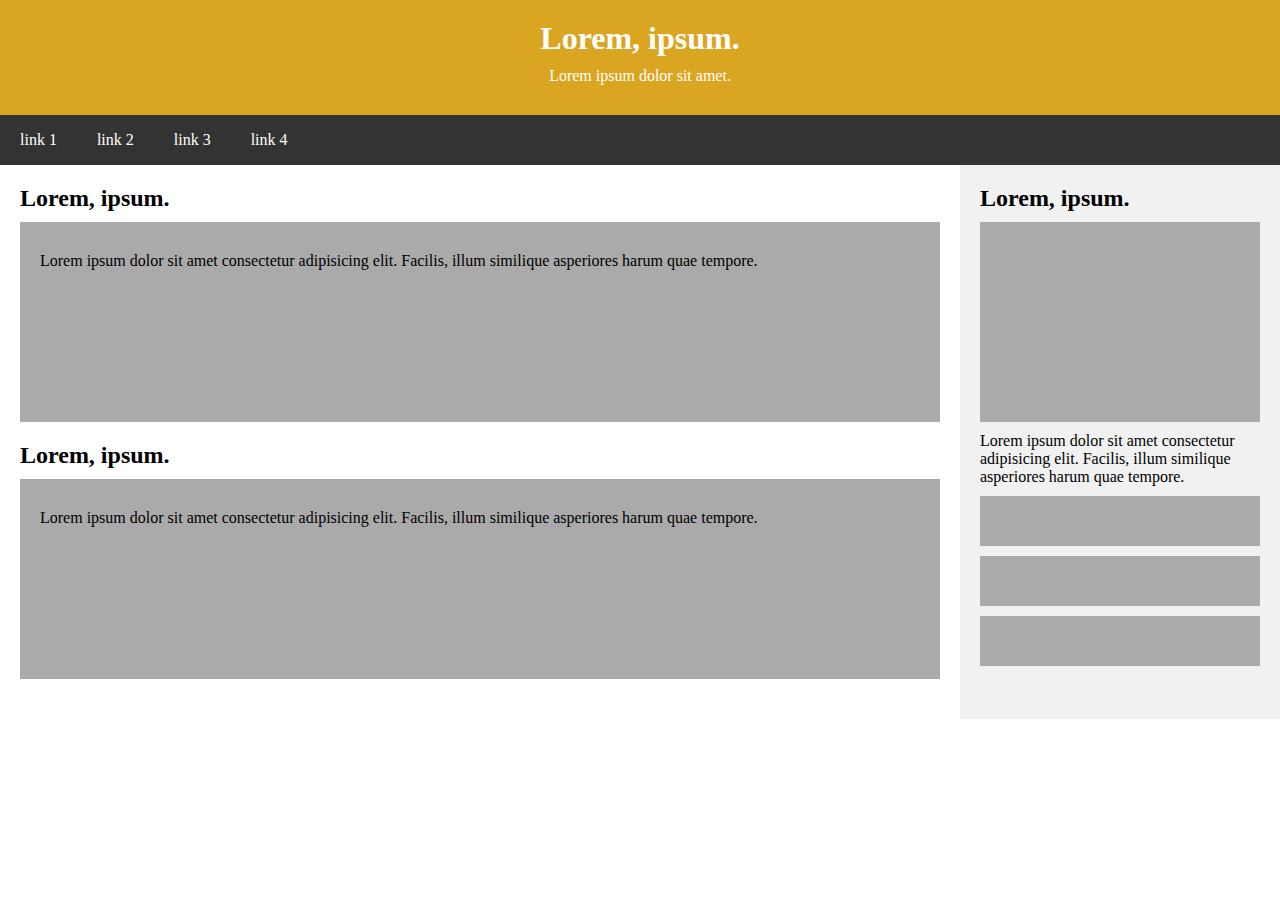
<file: CssFlexbox-Project/index.html>
<!DOCTYPE html>
<html lang="en">

<head>
    <meta charset="UTF-8">
    <meta http-equiv="X-UA-Compatible" content="IE=edge">
    <meta name="viewport" content="width=device-width, initial-scale=1.0">
    <title>App</title>

    <style>
        * {
            margin: 0;
            padding: 0;
            box-sizing: border-box;
        }

        .header {
            padding: 20px;
            text-align: center;
            background-color: goldenrod;
            color: #fff;
        }

        .navbar {
            display: flex;
            background-color: #333;
        }

        .navbar a {
            color: #fff;
            padding: 16px 20px;
            text-decoration: none;
            text-align: center;
        }

        .navbar a:hover {
            background-color: #ddd;
            color: #000;
        }

        #main {
            display: flex;
        }

        #sidebar {
            background-color: #f1f1f1;
            padding: 20px;
            order: 1;
            flex: 25%;
        }

        #footer {
            background-color: #ddd;
            padding: 20px;
            text-align: center;
        }


        @media screen and (max-width: 700px) {

            #main,
            .navbar {
                flex-direction: column;
            }

            #sidebar {
                order: -1;
            }

        }





        .box {
            margin-bottom: 20px;
        }

        p {
            margin: 10px 0;
        }

        #content {
            flex: 75%;
            padding: 20px;
        }

        .ph {
            background-color: #aaa;
            width: 100%;
            padding: 20px;
            margin-top: 10px;
        }
    </style>

</head>

<body>


    <div class="header">

        <h1>Lorem, ipsum.</h1>
        <p>Lorem ipsum dolor sit amet.</p>
    </div>


    <div class="navbar">
        <a href="">link 1</a>
        <a href="">link 2</a>
        <a href="">link 3</a>
        <a href="">link 4</a>
    </div>


    <div id="main">
        <div id="sidebar">

            <div class="box">
                <h2>Lorem, ipsum.</h2>
                <div class="ph" style="height: 200px;"></div>
                <p>
                    Lorem ipsum dolor sit amet consectetur adipisicing elit. Facilis, illum similique asperiores
                    harum quae tempore.
                </p>
                <div class="ph" style="height: 50px;"></div>
                <div class="ph" style="height: 50px;"></div>
                <div class="ph" style="height: 50px;"></div>
            </div>

        </div>

        <div id="content">
            <div class="box">
                <h2>Lorem, ipsum.</h2>
                <div class="ph" style="height: 200px;">
                    <p>
                        Lorem ipsum dolor sit amet consectetur adipisicing elit. Facilis, illum similique asperiores
                        harum quae tempore.
                    </p>
                </div>
            </div>
            <div class="box">
                <h2>Lorem, ipsum.</h2>
                <div class="ph" style="height: 200px;">
                    <p>
                        Lorem ipsum dolor sit amet consectetur adipisicing elit. Facilis, illum similique
                        asperiores harum quae tempore.
                    </p>
                </div>
            </div>


        </div>
    </div>











</body>

</html>
</file>
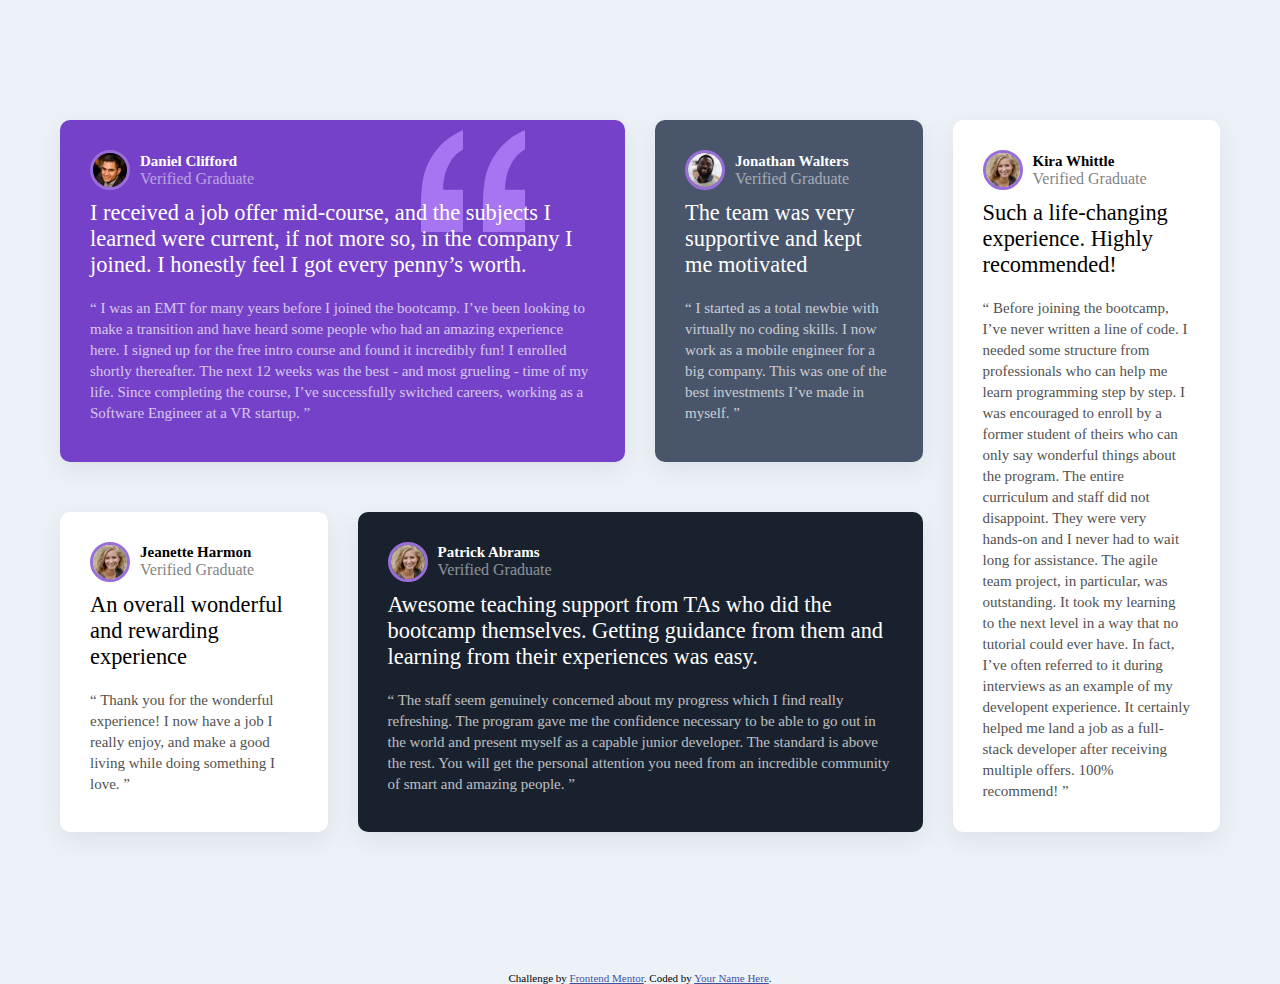
<file: CssGrid_Project/index.html>
<!DOCTYPE html>
<html lang="en">
<head>
  <meta charset="UTF-8">
  <meta name="viewport" content="width=device-width, initial-scale=1.0"> <!-- displays site properly based on user's device -->

  <link rel="icon" type="image/png" sizes="32x32" href="./images/favicon-32x32.png">
  
  <title>Frontend Mentor | [Challenge Name Here]</title>

  <link rel="stylesheet" href="style.css">

  <!-- Feel free to remove these styles or customise in your own stylesheet 👍 -->
  <style>
    .attribution { font-size: 11px; text-align: center; }
    .attribution a { color: hsl(228, 45%, 44%); }
  </style>
</head>
<body>

  <div class="container">
    <div class="card bg-purple">
      <header class="card-header">
        <img src="images/image-daniel.jpg" alt="" class="card-image">
        <div>
          <h3>Daniel Clifford</h3>
          <p>Verified Graduate</p>
        </div>
      </header>
      <p class="card-lead">
        I received a job offer mid-course, and the subjects I learned were current, if not more so, 
        in the company I joined. I honestly feel I got every penny’s worth.
      </p>
      <p class="card-desc">
        “ I was an EMT for many years before I joined the bootcamp. I’ve been looking to make a 
          transition and have heard some people who had an amazing experience here. I signed up 
          for the free intro course and found it incredibly fun! I enrolled shortly thereafter. 
          The next 12 weeks was the best - and most grueling - time of my life. Since completing 
          the course, I’ve successfully switched careers, working as a Software Engineer at a VR startup. ”
      </p>
    </div>
    <div class="card bg-gray-blue">
      <header class="card-header">
        <img src="images/image-jonathan.jpg" alt="" class="card-image">
        <div>
          <h3>Jonathan Walters</h3>
          <p>Verified Graduate</p>
        </div>
      </header>
      <p class="card-lead">
        The team was very supportive and kept me motivated
      </p>
      <p class="card-desc">
        “ I started as a total newbie with virtually no coding skills. I now work as a mobile engineer 
        for a big company. This was one of the best investments I’ve made in myself. ”
      </p>
    </div>
    <div class="card">
      <header class="card-header">
        <img src="images/image-jeanette.jpg" alt="" class="card-image">
        <div>
          <h3>Jeanette Harmon</h3>
          <p>Verified Graduate</p>
        </div>
      </header>
      <p class="card-lead">
        An overall wonderful and rewarding experience
      </p>
      <p class="card-desc">
        “ Thank you for the wonderful experience! I now have a job I really enjoy, and make a good living 
        while doing something I love. ”
      </p>
    </div>
    <div class="card  bg-black-blue">
      <header class="card-header">
        <img src="images/image-jeanette.jpg" alt="" class="card-image">
        <div>
          <h3>Patrick Abrams</h3>
          <p>Verified Graduate</p>
        </div>
      </header>
      <p class="card-lead">
        Awesome teaching support from TAs who did the bootcamp themselves. Getting guidance from them and 
  learning from their experiences was easy.
      </p>
      <p class="card-desc">
        “ The staff seem genuinely concerned about my progress which I find really refreshing. The program 
        gave me the confidence necessary to be able to go out in the world and present myself as a capable 
        junior developer. The standard is above the rest. You will get the personal attention you need from 
        an incredible community of smart and amazing people. ”
      </p>
    </div>
    <div class="card">
      <header class="card-header">
        <img src="images/image-jeanette.jpg" alt="" class="card-image">
        <div>
          <h3>Kira Whittle</h3>
          <p>Verified Graduate</p>
        </div>
      </header>
      <p class="card-lead">
        Such a life-changing experience. Highly recommended!
      </p>
      <p class="card-desc">
        “ Before joining the bootcamp, I’ve never written a line of code. I needed some structure from 
  professionals who can help me learn programming step by step. I was encouraged to enroll by a former 
  student of theirs who can only say wonderful things about the program. The entire curriculum and staff 
  did not disappoint. They were very hands-on and I never had to wait long for assistance. The agile team 
  project, in particular, was outstanding. It took my learning to the next level in a way that no tutorial 
  could ever have. In fact, I’ve often referred to it during interviews as an example of my developent 
  experience. It certainly helped me land a job as a full-stack developer after receiving multiple offers. 
  100% recommend! ”
      </p>
    </div>
  </div>
  
  
  <div class="attribution">
    Challenge by <a href="https://www.frontendmentor.io?ref=challenge" target="_blank">Frontend Mentor</a>. 
    Coded by <a href="#">Your Name Here</a>.
  </div>
</body>
</html>
</file>
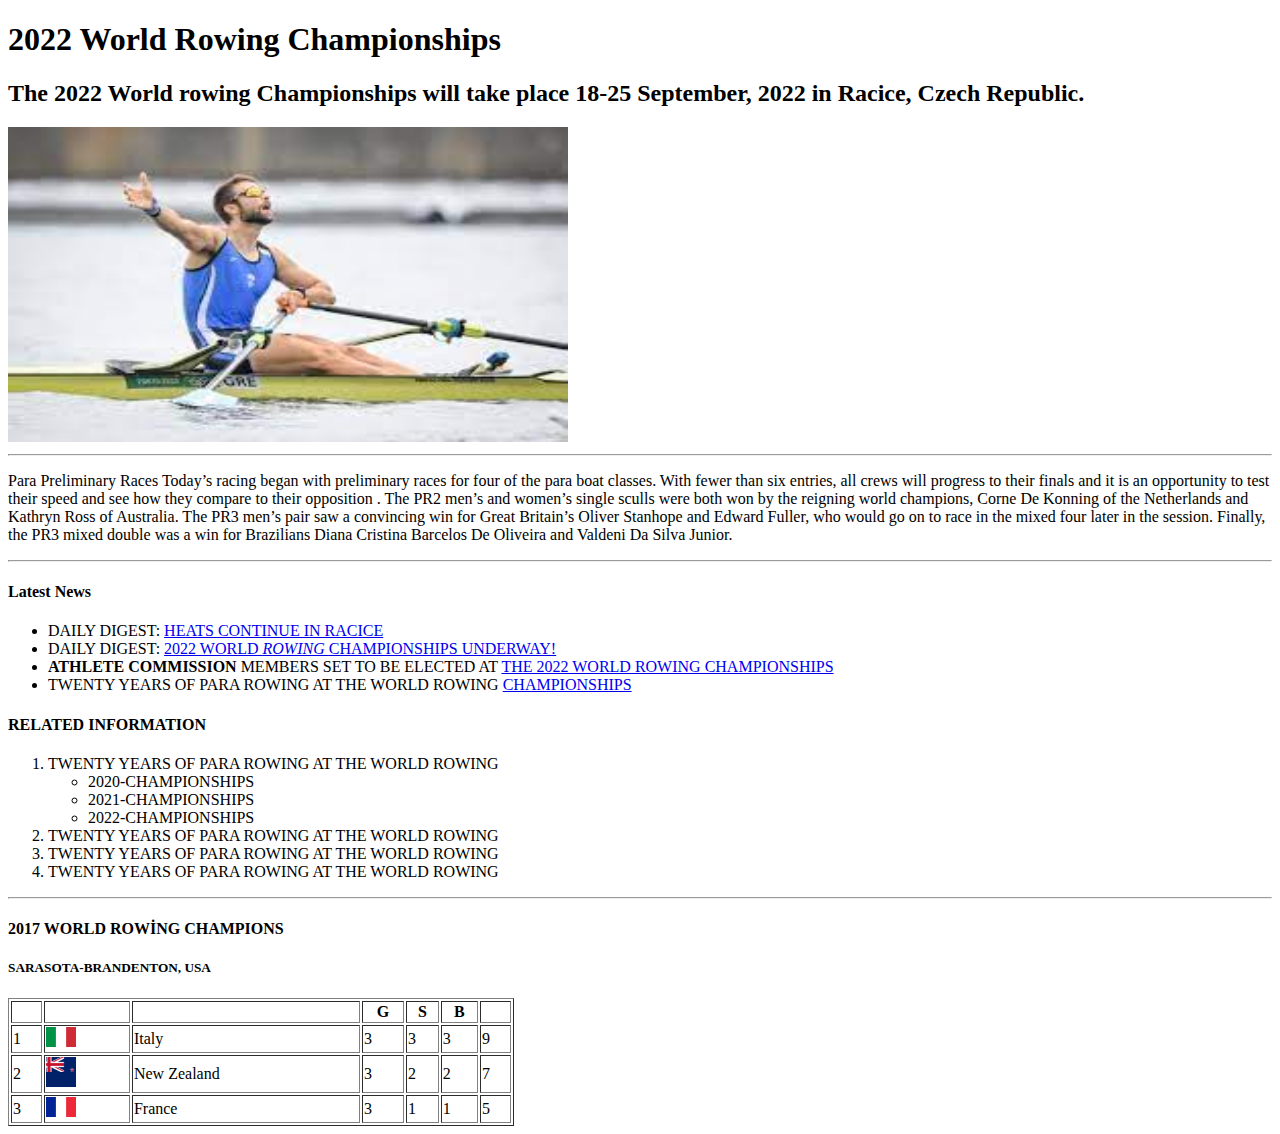
<file: Html_Project/index.html>
<!DOCTYPE html>
<html lang="en">

<head>
    <title>2022 World Rowing Championships - World Rowing</title>
    <meta charset="UTF-8">
    <meta name="keywords" content="FISA, World Rowing, Rowing, Rowing World Championships, Rowing World, Cup">
    <meta name="description"
        content="The 2022 World rowing Championships will take place 18-25 September, 2022 in Racice, Czech Republic.">

</head>

<body>
    <h1>2022 World Rowing Championships</h1>
    <h2>The 2022 World rowing Championships will take place 18-25 September, 2022 in Racice, Czech Republic.</h2>

    <img src="img/rowing.jpg" width="560" height="315" alt="2022 World Rowing Championships">

    <iframe width="560" height="315" src="https://www.youtube.com/embed/iGMMZiTu-2M" title="YouTube video player"
        frameborder="0" allow="accelerometer; autoplay; clipboard-write; encrypted-media; gyroscope; picture-in-picture"
        allowfullscreen></iframe>
    <hr>

    <p>
        Para Preliminary Races
        Today’s racing began with preliminary races for four of the para boat classes. With fewer than six entries, all
        crews will progress to their finals and it is an opportunity to test their speed and see how they compare to
        their opposition . The PR2 men’s and women’s single sculls were both won by the reigning world champions, Corne
        De Konning of the Netherlands and Kathryn Ross of Australia. The PR3 men’s pair saw a convincing win for Great
        Britain’s Oliver Stanhope and Edward Fuller, who would go on to race in the mixed four later in the session.
        Finally, the PR3 mixed double was a win for Brazilians Diana Cristina Barcelos De Oliveira and Valdeni Da Silva
        Junior.
    </p>

    <hr>

    <h4>Latest News</h4>

    <ul>
        <li>DAILY DIGEST: <a href="https://worldrowing.com/2022/09/19/daily-digest-heats-continue-in-racice/"
                target="_blank"> HEATS
                CONTINUE IN RACICE</a></li>
        <li>DAILY DIGEST: <a
                href="https://worldrowing.com/2022/09/18/daily-digest-2022-world-rowing-championships-underway/"
                target="_blank"> 2022
                WORLD <ins> <i> ROWING </i> </ins> CHAMPIONSHIPS UNDERWAY!</a></li>
        <li><strong> ATHLETE COMMISSION </strong> MEMBERS SET TO BE ELECTED AT <a
                href="https://worldrowing.com/2022/09/17/athlete-commission-members-set-to-be-elected-at-the-2022-world-rowing-championships/"
                target="_blank">
                THE 2022 WORLD ROWING CHAMPIONSHIPS</a></li>
        <li>TWENTY YEARS OF PARA ROWING AT THE WORLD ROWING <a
                href="https://worldrowing.com/2022/09/17/twenty-years-of-para-rowing-at-the-world-rowing-championships/"
                target="_blank">
                CHAMPIONSHIPS</a></li>

    </ul>

    <h4>RELATED INFORMATION</h4>

    <ol>
        <li>
            TWENTY YEARS OF PARA ROWING AT THE WORLD ROWING
            <ul>
                <li>2020-CHAMPIONSHIPS</li>
                <li>2021-CHAMPIONSHIPS</li>
                <li>2022-CHAMPIONSHIPS</li>
            </ul>
        </li>
        <li>
            TWENTY YEARS OF PARA ROWING AT THE WORLD ROWING
        </li>
        <li>
            TWENTY YEARS OF PARA ROWING AT THE WORLD ROWING
        </li>
        <li>
            TWENTY YEARS OF PARA ROWING AT THE WORLD ROWING
        </li>
    </ol>
    <hr>

    <h4>2017 WORLD ROWİNG CHAMPIONS</h4>
    <h5>SARASOTA-BRANDENTON, USA</h5>

    <table width="40%" border="1">
        <thead>
            <tr>
                <th></th>
                <th></th>
                <th></th>
                <th>G</th>
                <th>S</th>
                <th>B</th>
                <th></th>

            </tr>
        </thead>

        <tbody>
            <tr>
                <td>1</td>
                <td>
                    <img width="30px" src="img/italy.png">
                </td>
                <td>Italy</td>
                <td>3</td>
                <td>3</td>
                <td>3</td>
                <td>9</td>
            </tr>
            <tr>
                <td>2</td>
                <td>
                    <img width="30px" src="img/new_zealand.png">

                </td>
                <td>New Zealand</td>
                <td>3</td>
                <td>2</td>
                <td>2</td>
                <td>7</td>
            </tr>
            <tr>
                <td>3</td>
                <td>
                    <img width="30px" src="img/france.png">

                </td>
                <td>France</td>
                <td>3</td>
                <td>1</td>
                <td>1</td>
                <td>5</td>
            </tr>


        </tbody>
    </table>




</body>

</html>
</file>
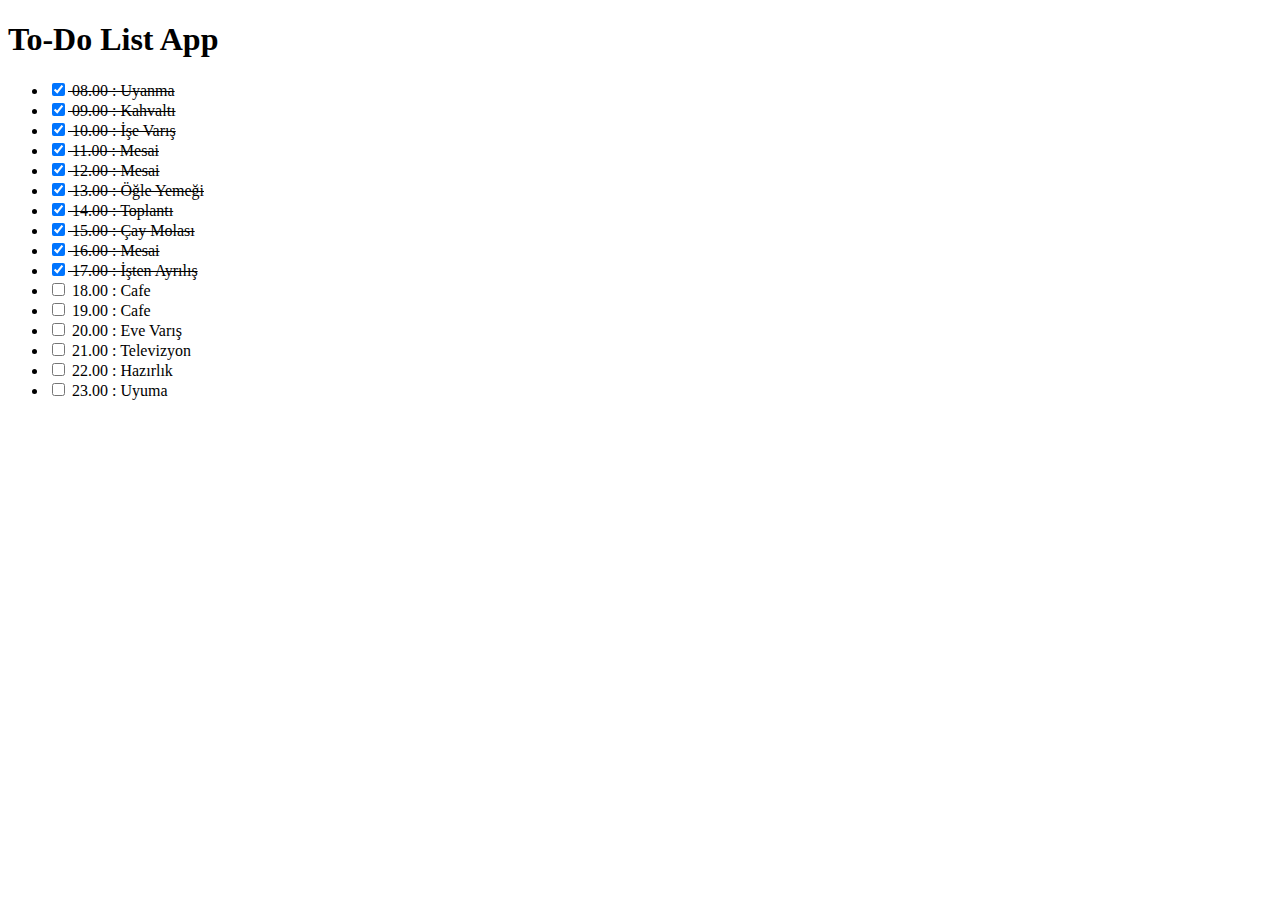
<file: JS/index.html>
<!DOCTYPE html>
<html lang="en">

<head>
    <meta charset="UTF-8">
    <meta http-equiv="X-UA-Compatible" content="IE=edge">
    <meta name="viewport" content="width=device-width, initial-scale=1.0">
    <title>To-Do</title>
    <style>




    </style>
</head>

<body>


    <h1 id="Header">To-Do List App</h1>

    <ul id="todoList">
        <li id="item_8" class="todoitem">
            <input type="checkbox"> 08.00 : Uyanma
        </li>

        <li id="item_9" class="todoitem">
            <input type="checkbox"> 09.00 : Kahvaltı
        </li>

        <li id="item_10" class="todoitem">
            <input type="checkbox"> 10.00 : İşe Varış
        </li>

        <li id="item_11" class="todoitem">
            <input type="checkbox"> 11.00 : Mesai
        </li>

        <li id="item_12" class="todoitem">
            <input type="checkbox"> 12.00 : Mesai
        </li>

        <li id="item_13" class="todoitem">
            <input type="checkbox"> 13.00 : Öğle Yemeği
        </li>

        <li id="item_14" class="todoitem">
            <input type="checkbox"> 14.00 : Toplantı
        </li>

        <li id="item_15" class="todoitem">
            <input type="checkbox"> 15.00 : Çay Molası
        </li>

        <li id="item_16" class="todoitem">
            <input type="checkbox"> 16.00 : Mesai
        </li>

        <li id="item_17" class="todoitem">
            <input type="checkbox"> 17.00 : İşten Ayrılış
        </li>

        <li id="item_18" class="todoitem">
            <input type="checkbox"> 18.00 : Cafe
        </li>

        <li id="item_19" class="todoitem">
            <input type="checkbox"> 19.00 : Cafe
        </li>

        <li id="item_20" class="todoitem">
            <input type="checkbox"> 20.00 : Eve Varış
        </li>

        <li id="item_21" class="todoitem">
            <input type="checkbox"> 21.00 : Televizyon
        </li>

        <li id="item_22" class="todoitem">
            <input type="checkbox"> 22.00 : Hazırlık
        </li>

        <li id="item_23" class="todoitem">
            <input type="checkbox"> 23.00 : Uyuma
        </li>

    </ul>



    <script>

        //*********************************************************************

        // var todoList = document.getElementById('todoList');
        // todoList.style.listStyleType = 'none';


        //*********************************************************************


        // var listItems = document.querySelectorAll('li');

        // listItems.forEach(function (item) {
        //     item.style.textDecoration = 'line-through';
        // });

        //*********************************************************************

        var date = new Date();
        var hour = date.getHours();
        var element;

        for (var i = hour; i >= 8; i--) {
            element =document.getElementById('item_' + i);
            element.style.textDecoration='line-through';
            element.querySelector('input').checked=true;
        }

    </script>

</body>

</html>
</file>
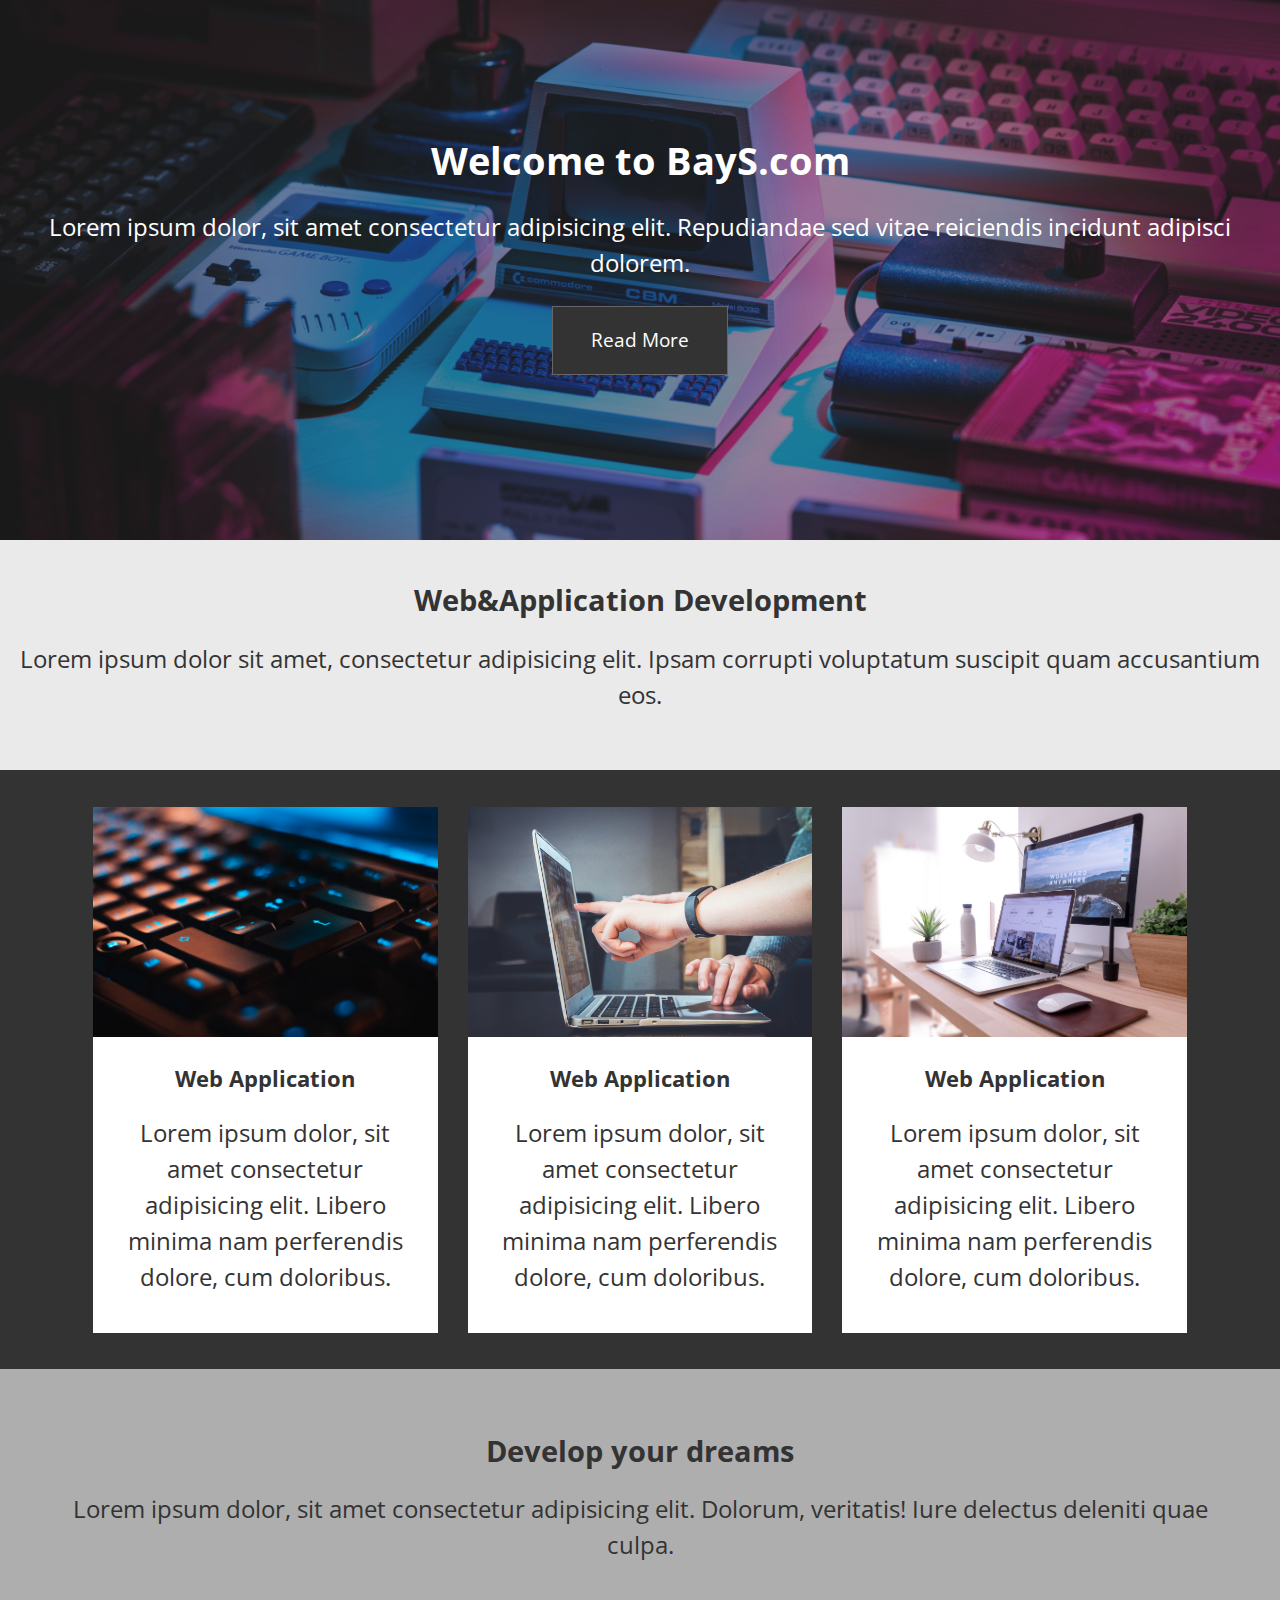
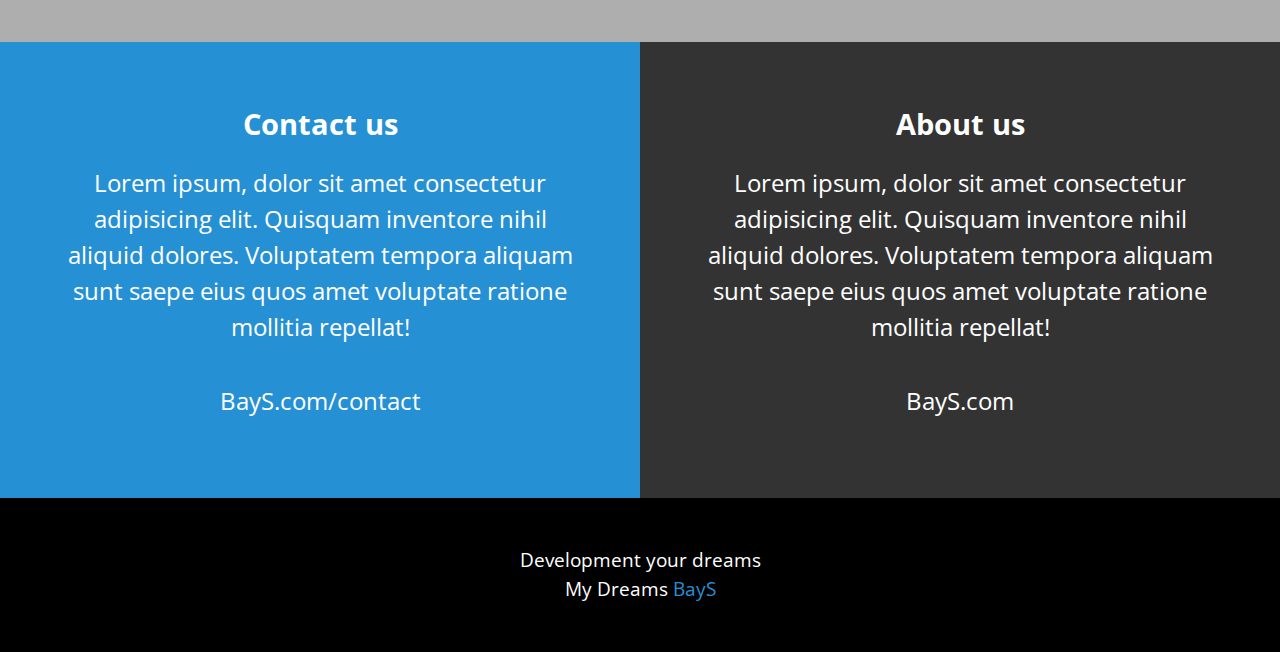
<file: Responsive-Web/index.html>
<!DOCTYPE html>
<html lang="en">

<head>
    <meta charset="UTF-8">
    <meta http-equiv="X-UA-Compatible" content="IE=edge">
    <meta name="viewport" content="width=device-width, initial-scale=1.0">
    <link rel="stylesheet" href="style.css">
    <link rel="preconnect" href="https://fonts.googleapis.com">
    <link rel="preconnect" href="https://fonts.gstatic.com" crossorigin>
    <link
        href="https://fonts.googleapis.com/css2?family=Open+Sans:ital,wght@0,300;0,400;0,500;0,600;0,700;0,800;1,300;1,400;1,500;1,600;1,700;1,800&display=swap"
        rel="stylesheet">
    <title>Responsive Web</title>

</head>

<body>


    <header>

        <div class="bg-image"></div>
        <div class="content">
            <h1>Welcome to BayS.com</h1>
            <p>Lorem ipsum dolor, sit amet consectetur adipisicing elit. Repudiandae sed vitae reiciendis incidunt
                adipisci dolorem.</p>
            <a href="#" class="btn">Read More</a>
        </div>
    </header>

    <main>
        <section id="section-a">

            <div class="content">
                <h2>Web&Application Development</h2>
                <p>Lorem ipsum dolor sit amet, consectetur adipisicing elit. Ipsam corrupti voluptatum suscipit quam
                    accusantium eos.</p>
            </div>

        </section>

        <section id="section-b">

            <ul>
                <li>
                    <div class="col">
                        <img src="image/1.jpg" alt="">
                        <div class="col-content">
                            <h3 class="col-title">Web Application</h3>
                            <p>Lorem ipsum dolor, sit amet consectetur adipisicing elit. Libero minima nam
                                perferendis dolore, cum doloribus.</p>

                        </div>
                    </div>
                </li>

                <li>
                    <div class="col">
                        <img src="image/2.jpg" alt="">
                        <div class="col-content">
                            <h3 class="col-title">Web Application</h3>
                            <p>Lorem ipsum dolor, sit amet consectetur adipisicing elit. Libero minima nam
                                perferendis dolore, cum doloribus.</p>
                        </div>
                    </div>
                </li>

                <li>
                    <div class="col">
                        <img src="image/3.jpg" alt="">
                        <div class="col-content">
                            <h3 class="col-title">Web Application</h3>
                            <p>Lorem ipsum dolor, sit amet consectetur adipisicing elit. Libero minima nam
                                perferendis dolore, cum doloribus.</p>
                        </div>
                    </div>
                </li>
            </ul>

        </section>

        <section id="section-c">

            <div class="content">
                <h2>Develop your dreams</h2>
                <p>
                    Lorem ipsum dolor, sit amet consectetur adipisicing elit. Dolorum, veritatis! Iure delectus deleniti
                    quae culpa.

                </p>
            </div>
        </section>

        <section id="section-d" class="clearfix">
            <div class="box">
                <h2 class="content-title">Contact us</h2>
                <p>Lorem ipsum, dolor sit amet consectetur adipisicing elit. Quisquam inventore nihil aliquid dolores.
                    Voluptatem tempora aliquam sunt saepe eius quos amet voluptate ratione mollitia repellat!
                </p>
                <p>BayS.com/contact</p>
            </div>

            <div class="box">
                <h2 class="content-title">About us</h2>
                <p>Lorem ipsum, dolor sit amet consectetur adipisicing elit. Quisquam inventore nihil aliquid dolores.
                    Voluptatem tempora aliquam sunt saepe eius quos amet voluptate ratione mollitia repellat!
                </p>
                <p>BayS.com</p>
            </div>

        </section>

    </main>

    <footer>

        <div>Development your dreams</div>
        <div>My Dreams <a href="#">BayS</a></div>

    </footer>

</body>

</html>
</file>
<file: CssGrid_Project/style.css>
* {
    box-sizing: border-box;
    padding: 0;
    margin: 0;
} 

body {
   background: #edf2f8;
}

.container {
    max-width: 1200px;
    margin: 100px auto;
    padding: 20px;
    display: grid;
    grid-template-columns: repeat(4, 1fr);
    gap: 30px;
}

.card {
    background-color: #fff;
    border-radius: 10px;
    padding: 30px;
    box-shadow: rgba(149, 157, 165, 0.2) 0px 8px 24px;
    margin-bottom: 20px;
}

.card:nth-of-type(1) {
    grid-column: 1 / span 2;
}

.card:nth-of-type(5) {
    grid-column: 4;
    grid-row: 1 / span 2;
}

.card:nth-of-type(4) {
    grid-column: 2 / span 2;
    grid-row: 2
}

@media(max-width: 768px) {
    .container {
        grid-template-columns: 1fr;
    }
    .card:nth-of-type(1) {
        grid-column: 1;
    }
    
    .card:nth-of-type(5) {
        grid-column: 1;
        grid-row: 5;
    }
    
    .card:nth-of-type(4) {
        grid-column: 1;
        grid-row: 4
    }
    
}

.card-header {
    display: flex;
    align-items: center;
    margin-bottom: 10px;
}

.card-header h3 {
    font-size: 15px;
}
.card-header p {
    opacity: 50%;
}

.card-image {
    width: 40px;
    height: 40px;
    border-radius: 50%;
    border: 3px solid #996ed9;
    margin-right: 10px;
}

.card-lead {
    font-size: 1.4rem;
    margin-bottom: 20px;
}

.card-desc {
    font-size: 15px;
    line-height: 1.4;
    opacity: 70%;
}

.bg-purple {
    background-color: hsl(263, 55%, 52%);
    color: #fff;
    background-image: url("images/bg-pattern-quotation.svg");
    background-repeat: no-repeat;
    background-position: top 10px right 100px;
}

.bg-gray-blue {
    background-color: hsl(217, 19%, 35%);
    color: #fff;
}

.bg-black-blue {
    background-color: hsl(219, 29%, 14%);
    color: #fff;
}
</file>
<file: Responsive-Web/style.css>
* {
    margin: 0;
    padding: 0;
    box-sizing: border-box;
}


html {

    font-size: 8px;
}

body {
    font-family: 'Open Sans', sans-serif;
    font-size: 1.6rem;
    line-height: 1.5;
    color: #fff;
    text-align: center;
    background-color: #333;
}

a {
    text-decoration: none;
}

p {
    padding: 1.6rem 0;
    font-size: 2rem;
}

img {
    width: 100%;
    height: auto;
}

.clearfix::after {
    content: "";
    display: block;
    clear: both;
}

/*Header*/

header {
    height: 45rem;

}

header .bg-image {
    position: absolute;

    background-image: url(image/bg.jpg);
    background-size: cover;
    background-position: center;
    height: 45rem;
    width: 100%;
    opacity: 0.5;
    z-index: -1;

}

header h1 {
    padding: 11rem;
    padding-bottom: 0;
}

.btn {
    display: inline-block;
    background-color: #333;
    color: #fff;
    border: 1px solid #666;
    padding: 1.6rem 3.2rem;
    margin: .5rem 0;
    transform: all 0.3s;
}

.btn:hover {
    background-color: #eaeaea;
    color: #333;
}


/*section-a*/

#section-a {
    background-color: #eaeaea;
    color: #333;
    padding: 3.2rem 0;
}


/*section-b*/

#section-b {
    padding: 2rem;
}

#section-b ul {
    list-style: none;

}

#section-b li {
    background-color: #fff;
    color: #333;
    margin-bottom: 1.6rem;
}

.col-content {
    padding: 1.5rem;
}

/*section-c*/

#section-c {
    background-color: #aeaeae;
    color: #333;
    padding: 5rem;
}


/*section-d*/
#section-d .box {
    padding: 5rem;
}

#section-d .box:first-child {
    background-color: #2690d4;
}


/*footer*/

footer {
    padding: 4rem;
    background-color: #000;
}

footer a {
    color: #2690d4;
}




@media screen and (min-width:1200px) {

    #section-b li {
        width: 28%;
        margin: 1%;
        display: inline-block
    }

    .box {
        width: 50%;
        float: left;
    }

    html {
        font-size: 16px;
    }

}

@media screen and (min-width:800px) {

    html {
        font-size: 12px;
    }

}
</file>
